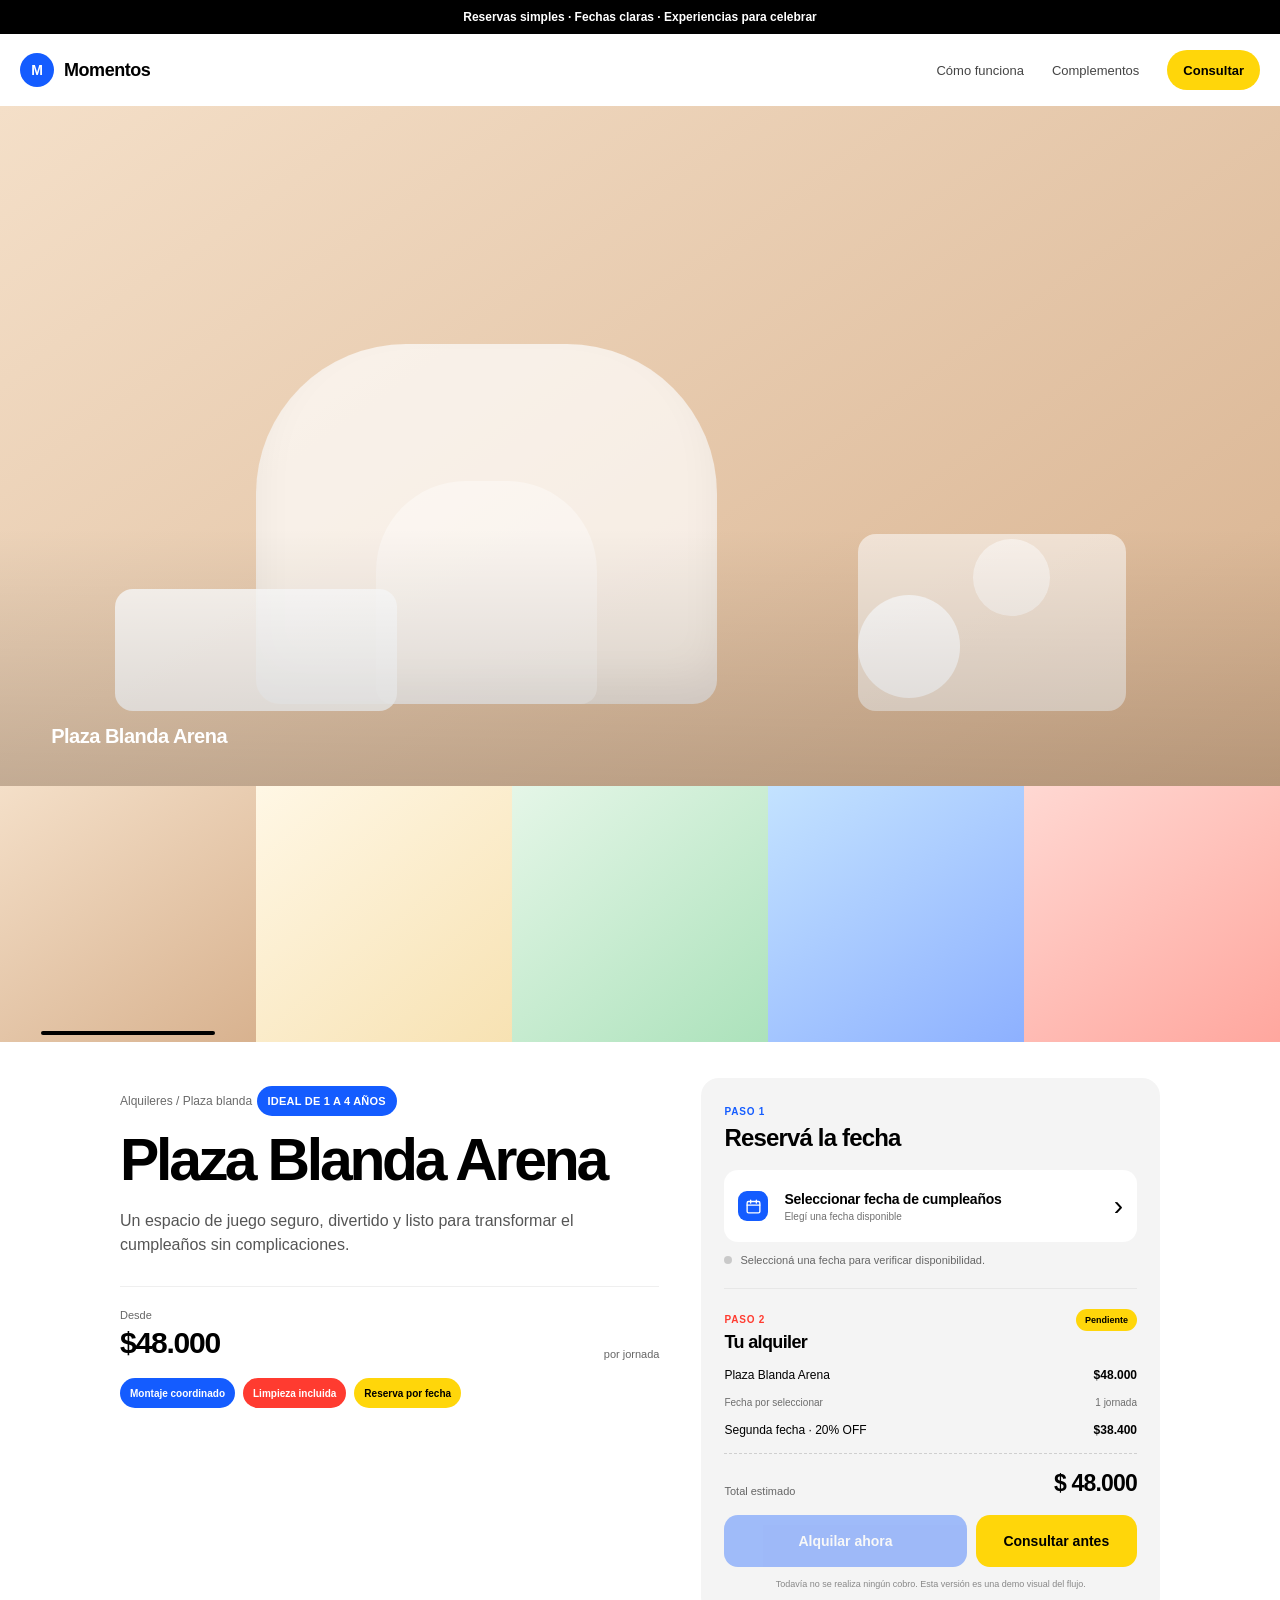
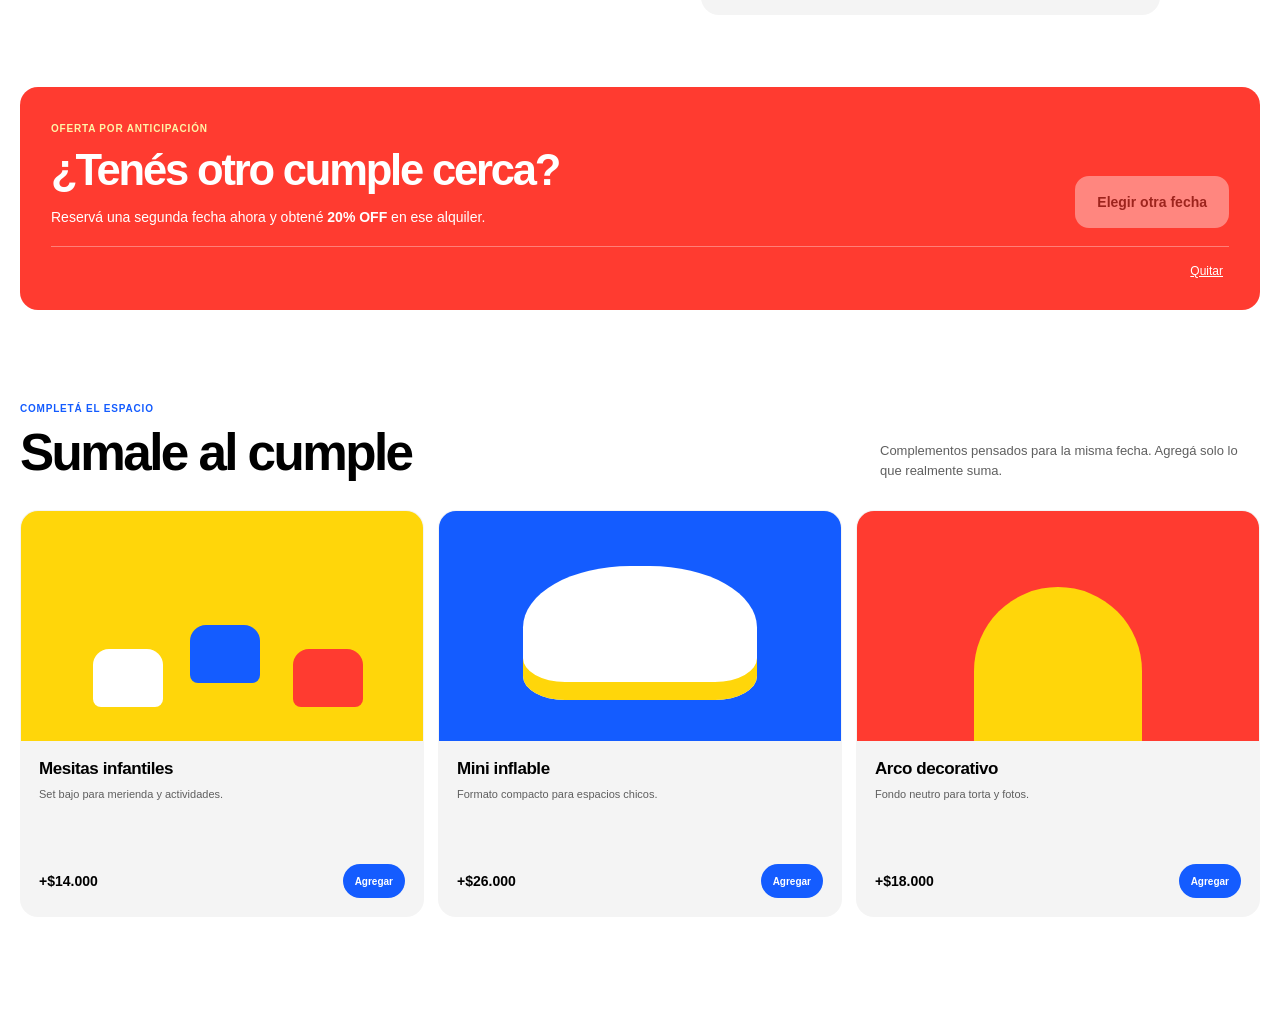
<file: alquiler.html>
<!doctype html>
<html lang="es-AR">
<head>
  <meta charset="utf-8">
  <meta name="viewport" content="width=device-width, initial-scale=1">
  <meta name="theme-color" content="#ffffff">
  <title>Alquileres · Storefront Lab</title>
  <link rel="stylesheet" href="assets/css/global.css">
  <link rel="stylesheet" href="assets/css/product.css">
  <link rel="stylesheet" href="assets/css/reservations.css">
</head>
<body>
  <div class="announcement">Reservas simples · Fechas claras · Experiencias para celebrar</div>

  <header class="site-header">
    <a class="brand" href="#" aria-label="Inicio">
      <span class="brand__mark">M</span>
      <span class="brand__text">Momentos</span>
    </a>
    <nav class="site-nav" aria-label="Principal">
      <a href="#experiencia">Cómo funciona</a>
      <a href="#complementos">Complementos</a>
      <button class="header-action" type="button" data-consult>Consultar</button>
    </nav>
  </header>

  <main>
    <section class="product-layout" id="experiencia">
      <div class="product-gallery" aria-label="Galería del producto">
        <div class="product-gallery__track" data-gallery-track>
          <article class="media" data-gallery-slide>
            <div class="media__scene media__scene--sand" role="img" aria-label="Vista conceptual de una plaza blanda beige">
              <div class="scene-arch"></div>
              <div class="scene-block scene-block--one"></div>
              <div class="scene-block scene-block--two"></div>
              <div class="scene-ball scene-ball--one"></div>
              <div class="scene-ball scene-ball--two"></div>
              <span class="media__caption">Plaza Blanda Arena</span>
            </div>
          </article>

          <article class="media" data-gallery-slide>
            <div class="media__scene media__scene--cream" role="img" aria-label="Detalle conceptual del set completo">
              <div class="scene-step"></div>
              <div class="scene-cylinder"></div>
              <span class="media__caption">Set completo</span>
            </div>
          </article>

          <article class="media" data-gallery-slide>
            <div class="media__scene media__scene--sage" role="img" aria-label="Detalle conceptual del montaje">
              <div class="scene-mat"></div>
              <div class="scene-ball scene-ball--three"></div>
              <div class="scene-ball scene-ball--four"></div>
              <span class="media__caption">Montaje incluido</span>
            </div>
          </article>

          <article class="media" data-gallery-slide>
            <div class="media__scene media__scene--blue" role="img" aria-label="Vista conceptual lateral de la plaza blanda">
              <div class="scene-arch"></div>
              <div class="scene-block scene-block--one"></div>
              <div class="scene-ball scene-ball--one"></div>
              <span class="media__caption">Vista lateral</span>
            </div>
          </article>

          <article class="media" data-gallery-slide>
            <div class="media__scene media__scene--coral" role="img" aria-label="Vista conceptual del espacio preparado para un cumpleaños">
              <div class="scene-step"></div>
              <div class="scene-cylinder"></div>
              <div class="scene-ball scene-ball--two"></div>
              <span class="media__caption">Lista para celebrar</span>
            </div>
          </article>
        </div>

        <div class="gallery-thumbs" aria-label="Elegir imagen">
          <button class="gallery-thumb is-active gallery-thumb--sand" type="button" data-gallery-thumb="0" aria-label="Ver imagen 1"></button>
          <button class="gallery-thumb gallery-thumb--cream" type="button" data-gallery-thumb="1" aria-label="Ver imagen 2"></button>
          <button class="gallery-thumb gallery-thumb--sage" type="button" data-gallery-thumb="2" aria-label="Ver imagen 3"></button>
          <button class="gallery-thumb gallery-thumb--blue" type="button" data-gallery-thumb="3" aria-label="Ver imagen 4"></button>
          <button class="gallery-thumb gallery-thumb--coral" type="button" data-gallery-thumb="4" aria-label="Ver imagen 5"></button>
        </div>
      </div>

      <div class="product-panel">
        <div class="product-intro">
          <a class="eyebrow-link" href="#">Alquileres / Plaza blanda</a>
          <div class="product-badge">IDEAL DE 1 A 4 AÑOS</div>
          <h1>Plaza Blanda Arena</h1>
          <p class="product-copy">Un espacio de juego seguro, divertido y listo para transformar el cumpleaños sin complicaciones.</p>

          <div class="price-row">
            <div>
              <span class="price-label">Desde</span>
              <strong class="product-price">$48.000</strong>
            </div>
            <span class="price-unit">por jornada</span>
          </div>

          <div class="micro-benefits" aria-label="Beneficios incluidos">
            <span class="benefit-chip benefit-chip--blue">Montaje coordinado</span>
            <span class="benefit-chip benefit-chip--red">Limpieza incluida</span>
            <span class="benefit-chip benefit-chip--yellow">Reserva por fecha</span>
          </div>
        </div>

        <section class="booking-card" aria-labelledby="booking-title">
          <div class="booking-heading">
            <div>
              <span class="step-label">PASO 1</span>
              <h2 id="booking-title">Reservá la fecha</h2>
            </div>
          </div>

          <button class="date-trigger" type="button" data-calendar-toggle aria-expanded="false" aria-controls="birthday-calendar">
            <span class="date-trigger__icon" aria-hidden="true">
              <svg viewBox="0 0 24 24" fill="none" stroke="currentColor" stroke-width="1.9" stroke-linecap="round" stroke-linejoin="round">
                <rect x="3" y="5" width="18" height="16" rx="2"></rect>
                <path d="M16 3v4M8 3v4M3 10h18"></path>
              </svg>
            </span>
            <span class="date-trigger__copy">
              <strong>Seleccionar fecha de cumpleaños</strong>
              <small data-date-trigger-copy>Elegí una fecha disponible</small>
            </span>
            <span class="date-trigger__chevron" aria-hidden="true">›</span>
          </button>

          <div class="calendar-shell" id="birthday-calendar" data-calendar-shell hidden>
            <div class="calendar" data-calendar>
              <div class="calendar__topbar">
                <button class="calendar__nav" type="button" data-prev-month aria-label="Mes anterior">←</button>
                <strong data-month-label></strong>
                <button class="calendar__nav" type="button" data-next-month aria-label="Mes siguiente">→</button>
              </div>
              <div class="calendar__weekdays" aria-hidden="true">
                <span>L</span><span>M</span><span>M</span><span>J</span><span>V</span><span>S</span><span>D</span>
              </div>
              <div class="calendar__grid" data-calendar-grid></div>
              <div class="calendar__legend">
                <span><i class="dot dot--available"></i>Disponible</span>
                <span><i class="dot dot--unavailable"></i>No disponible</span>
              </div>
            </div>
          </div>

          <div class="availability" data-availability aria-live="polite">
            <span class="availability__dot"></span>
            <span>Seleccioná una fecha para verificar disponibilidad.</span>
          </div>

          <div class="booking-summary">
            <div class="summary-heading">
              <div>
                <span class="step-label step-label--red">PASO 2</span>
                <h3>Tu alquiler</h3>
              </div>
              <span class="summary-status" data-summary-status>Pendiente</span>
            </div>

            <div class="summary-line">
              <span>Plaza Blanda Arena</span>
              <strong>$48.000</strong>
            </div>
            <div class="summary-line summary-line--muted">
              <span data-selected-date>Fecha por seleccionar</span>
              <span>1 jornada</span>
            </div>
            <div class="summary-line" data-second-date-row hidden>
              <span>Segunda fecha · 20% OFF</span>
              <strong>$38.400</strong>
            </div>
            <div class="summary-divider"></div>
            <div class="summary-total">
              <span>Total estimado</span>
              <strong data-total>$48.000</strong>
            </div>
          </div>

          <div class="booking-actions">
            <button class="button button--primary" type="button" data-rent disabled>Alquilar ahora</button>
            <button class="button button--secondary" type="button" data-consult>Consultar antes</button>
          </div>
          <p class="booking-note">Todavía no se realiza ningún cobro. Esta versión es una demo visual del flujo.</p>
        </section>
      </div>
    </section>

    <section class="offer-section">
      <article class="second-date-offer">
        <div class="offer-kicker">OFERTA POR ANTICIPACIÓN</div>
        <div class="offer-copy">
          <div>
            <h2>¿Tenés otro cumple cerca?</h2>
            <p>Reservá una segunda fecha ahora y obtené <strong>20% OFF</strong> en ese alquiler.</p>
          </div>
          <button class="button button--light" type="button" data-second-date disabled>Elegir otra fecha</button>
        </div>
        <div class="second-date-selection" data-second-date-selection hidden>
          <span data-second-date-copy></span>
          <button type="button" data-remove-second>Quitar</button>
        </div>
      </article>
    </section>

    <section class="addons-section" id="complementos">
      <div class="section-heading">
        <div>
          <span class="section-kicker">COMPLETÁ EL ESPACIO</span>
          <h2>Sumale al cumple</h2>
        </div>
        <p>Complementos pensados para la misma fecha. Agregá solo lo que realmente suma.</p>
      </div>

      <div class="addons-grid">
        <article class="addon-card" data-addon data-price="14000" data-name="Mesitas infantiles">
          <div class="addon-visual addon-visual--tables"><span></span><span></span><span></span></div>
          <div class="addon-body"><div><h3>Mesitas infantiles</h3><p>Set bajo para merienda y actividades.</p></div><div class="addon-footer"><strong>+$14.000</strong><button type="button" data-addon-toggle>Agregar</button></div></div>
        </article>
        <article class="addon-card" data-addon data-price="26000" data-name="Mini inflable">
          <div class="addon-visual addon-visual--inflatable"><span></span></div>
          <div class="addon-body"><div><h3>Mini inflable</h3><p>Formato compacto para espacios chicos.</p></div><div class="addon-footer"><strong>+$26.000</strong><button type="button" data-addon-toggle>Agregar</button></div></div>
        </article>
        <article class="addon-card" data-addon data-price="18000" data-name="Arco decorativo">
          <div class="addon-visual addon-visual--arch"><span></span></div>
          <div class="addon-body"><div><h3>Arco decorativo</h3><p>Fondo neutro para torta y fotos.</p></div><div class="addon-footer"><strong>+$18.000</strong><button type="button" data-addon-toggle>Agregar</button></div></div>
        </article>
      </div>
    </section>
  </main>

  <div class="mobile-sticky" data-mobile-sticky><div><span>Total estimado</span><strong data-mobile-total>$48.000</strong></div><button class="button button--primary" type="button" data-mobile-rent disabled>Alquilar ahora</button></div>
  <div class="toast" role="status" aria-live="polite" data-toast></div>
  <script src="assets/js/reservations.js"></script>
  <script src="assets/js/product.js"></script>
</body>
</html>
</file>
<file: assets/css/global.css>
:root {
  --bg: #ffffff;
  --surface: #ffffff;
  --surface-soft: #f4f4f4;
  --ink: #000000;
  --muted: #666666;
  --line: #e9e9e9;
  --blue: #145cff;
  --red: #ff3b30;
  --yellow: #ffd60a;
  --green: #18a957;
  --orange: #ff7a00;
  --radius-sm: 10px;
  --radius-md: 14px;
  --radius-lg: 18px;
  --content: 1320px;
}

* {
  box-sizing: border-box;
}

html {
  scroll-behavior: smooth;
}

body {
  margin: 0;
  background: var(--bg);
  color: var(--ink);
  font-family: -apple-system, BlinkMacSystemFont, "SF Pro Display", "SF Pro Text", "Segoe UI", Helvetica, Arial, sans-serif;
  -webkit-font-smoothing: antialiased;
  text-rendering: optimizeLegibility;
}

button,
a,
input,
select,
textarea {
  font: inherit;
}

button,
a {
  -webkit-tap-highlight-color: transparent;
}

a {
  color: inherit;
  text-decoration: none;
}

button {
  color: inherit;
}

.announcement {
  min-height: 34px;
  display: grid;
  place-items: center;
  padding: 7px 18px;
  background: #000;
  color: #fff;
  font-size: 12px;
  font-weight: 600;
  text-align: center;
}

.site-header {
  width: min(calc(100% - 40px), var(--content));
  min-height: 72px;
  margin: 0 auto;
  display: flex;
  align-items: center;
  justify-content: space-between;
}

.brand {
  display: inline-flex;
  align-items: center;
  gap: 10px;
  font-weight: 700;
}

.brand__mark {
  width: 34px;
  height: 34px;
  display: grid;
  place-items: center;
  border-radius: 50%;
  background: var(--blue);
  color: #fff;
  font-size: 14px;
}

.brand__text {
  font-size: 18px;
  letter-spacing: -0.025em;
}

.site-nav {
  display: flex;
  align-items: center;
  gap: 28px;
  color: #454545;
  font-size: 13px;
  font-weight: 500;
}

.site-nav a:hover {
  color: #000;
}

.header-action {
  min-height: 40px;
  padding: 0 16px;
  border: 0;
  border-radius: 999px;
  background: var(--yellow);
  color: #000;
  font-weight: 700;
  cursor: pointer;
}

.button {
  min-height: 52px;
  border-radius: 14px;
  border: 0;
  padding: 0 22px;
  display: inline-flex;
  align-items: center;
  justify-content: center;
  gap: 8px;
  font-size: 14px;
  font-weight: 700;
  cursor: pointer;
  transition: transform 140ms ease, opacity 140ms ease;
}

.button:not(:disabled):active {
  transform: translateY(1px);
}

.button:disabled {
  cursor: not-allowed;
  opacity: 0.38;
}

.button--primary {
  background: var(--blue);
  color: #fff;
}

.button--secondary {
  background: var(--yellow);
  color: #000;
}

.button--light {
  background: #fff;
  color: #000;
}

.step-label,
.section-kicker,
.offer-kicker {
  display: inline-block;
  color: var(--blue);
  font-size: 10px;
  font-weight: 800;
  letter-spacing: 0.08em;
}

.step-label--red {
  color: var(--red);
}

.toast {
  position: fixed;
  left: 50%;
  bottom: 26px;
  z-index: 50;
  transform: translate(-50%, 20px);
  max-width: min(420px, calc(100vw - 32px));
  padding: 12px 16px;
  border-radius: 999px;
  background: #000;
  color: #fff;
  font-size: 13px;
  text-align: center;
  opacity: 0;
  pointer-events: none;
  transition: 180ms ease;
}

.toast.is-visible {
  opacity: 1;
  transform: translate(-50%, 0);
}

.mobile-sticky {
  display: none;
}

@media (max-width: 820px) {
  .announcement {
    font-size: 11px;
  }

  .site-header {
    width: min(calc(100% - 28px), var(--content));
    min-height: 62px;
  }

  .site-nav a {
    display: none;
  }

  .site-nav {
    gap: 0;
  }

  .header-action {
    min-height: 36px;
    padding-inline: 14px;
    font-size: 12px;
  }

  .mobile-sticky {
    position: fixed;
    left: 0;
    right: 0;
    bottom: 0;
    z-index: 25;
    display: flex;
    align-items: center;
    justify-content: space-between;
    gap: 16px;
    padding: 12px 14px calc(12px + env(safe-area-inset-bottom));
    background: rgba(255, 255, 255, 0.97);
    border-top: 1px solid #ededed;
    backdrop-filter: blur(16px);
  }

  .mobile-sticky > div {
    display: grid;
    gap: 2px;
  }

  .mobile-sticky span {
    color: var(--muted);
    font-size: 10px;
  }

  .mobile-sticky strong {
    font-size: 18px;
  }

  .mobile-sticky .button {
    min-height: 46px;
    padding-inline: 18px;
  }

  body {
    padding-bottom: 78px;
  }
}
</file>
<file: assets/css/product.css>
.product-layout {
  width: 100%;
  margin: 0;
}

.product-gallery {
  width: 100%;
  background: #fff;
}

.product-gallery__track {
  width: 100%;
  display: flex;
  overflow-x: auto;
  scroll-snap-type: x mandatory;
  scrollbar-width: none;
  overscroll-behavior-inline: contain;
}

.product-gallery__track::-webkit-scrollbar {
  display: none;
}

.media {
  flex: 0 0 100%;
  height: min(68vw, 680px);
  min-height: 520px;
  scroll-snap-align: start;
  scroll-snap-stop: always;
}

.media__scene {
  position: relative;
  width: 100%;
  height: 100%;
  overflow: hidden;
  border-radius: 0;
  isolation: isolate;
}

.media__scene::after {
  content: "";
  position: absolute;
  inset: 0;
  pointer-events: none;
  background: linear-gradient(180deg, transparent 62%, rgba(0, 0, 0, 0.16));
}

.media__scene--sand {
  background: linear-gradient(145deg, #f4dfc8 0%, #d8b28f 100%);
}

.media__scene--cream {
  background: linear-gradient(140deg, #fff0cd 0%, #f0c76c 100%);
}

.media__scene--sage {
  background: linear-gradient(140deg, #cdeed2 0%, #5fc77c 100%);
}

.media__scene--blue {
  background: linear-gradient(145deg, #8cc8ff 0%, #2468ff 100%);
}

.media__scene--coral {
  background: linear-gradient(145deg, #ffb4a9 0%, #ff5545 100%);
}

.media__caption {
  position: absolute;
  left: clamp(18px, 4vw, 54px);
  bottom: clamp(18px, 3vw, 38px);
  z-index: 2;
  color: #fff;
  font-size: clamp(14px, 1.6vw, 20px);
  font-weight: 700;
  letter-spacing: -0.025em;
}

.scene-arch {
  position: absolute;
  width: 36%;
  height: 53%;
  left: 20%;
  bottom: 12%;
  border-radius: 150px 150px 24px 24px;
  background: rgba(255, 255, 255, 0.7);
  box-shadow: inset 0 -24px 42px rgba(0, 0, 0, 0.05);
}

.scene-arch::after {
  content: "";
  position: absolute;
  width: 48%;
  height: 62%;
  left: 26%;
  bottom: 0;
  border-radius: 90px 90px 16px 16px;
  background: rgba(255, 255, 255, 0.36);
}

.scene-block {
  position: absolute;
  bottom: 11%;
  border-radius: 18px;
  background: rgba(255, 255, 255, 0.82);
}

.scene-block--one {
  width: 22%;
  height: 18%;
  left: 9%;
}

.scene-block--two {
  width: 21%;
  height: 26%;
  right: 12%;
  background: rgba(255, 255, 255, 0.56);
}

.scene-ball {
  position: absolute;
  border-radius: 50%;
  background: rgba(255, 255, 255, 0.78);
}

.scene-ball--one {
  width: 8%;
  aspect-ratio: 1;
  right: 25%;
  bottom: 13%;
}

.scene-ball--two {
  width: 6%;
  aspect-ratio: 1;
  right: 18%;
  bottom: 25%;
  background: rgba(255, 255, 255, 0.5);
}

.scene-step {
  position: absolute;
  width: 42%;
  height: 22%;
  left: 17%;
  bottom: 18%;
  border-radius: 18px;
  background: rgba(255, 255, 255, 0.7);
  box-shadow: 48px -48px 0 rgba(255, 255, 255, 0.56), 96px -96px 0 rgba(255, 255, 255, 0.4);
}

.scene-cylinder {
  position: absolute;
  width: 17%;
  aspect-ratio: 0.9;
  right: 16%;
  bottom: 16%;
  border-radius: 48% 48% 22% 22%;
  background: rgba(255, 255, 255, 0.66);
}

.scene-mat {
  position: absolute;
  width: 64%;
  height: 22%;
  left: 18%;
  bottom: 16%;
  border-radius: 50%;
  background: rgba(255, 255, 255, 0.34);
}

.scene-ball--three,
.scene-ball--four {
  width: 19%;
  aspect-ratio: 1;
  bottom: 23%;
}

.scene-ball--three {
  left: 26%;
}

.scene-ball--four {
  right: 25%;
  background: rgba(255, 255, 255, 0.46);
}

.gallery-thumbs {
  width: 100%;
  display: grid;
  grid-template-columns: repeat(5, 1fr);
  gap: 0;
}

.gallery-thumb {
  position: relative;
  width: 100%;
  aspect-ratio: 1;
  padding: 0;
  border: 0;
  border-radius: 0;
  cursor: pointer;
  opacity: 0.52;
  transition: opacity 150ms ease, filter 150ms ease;
}

.gallery-thumb:hover,
.gallery-thumb.is-active {
  opacity: 1;
}

.gallery-thumb.is-active::after {
  content: "";
  position: absolute;
  left: 16%;
  right: 16%;
  bottom: 7px;
  height: 4px;
  border-radius: 999px;
  background: #000;
}

.gallery-thumb--sand { background: linear-gradient(145deg, #f4dfc8, #d8b28f); }
.gallery-thumb--cream { background: linear-gradient(140deg, #fff0cd, #f0c76c); }
.gallery-thumb--sage { background: linear-gradient(140deg, #cdeed2, #5fc77c); }
.gallery-thumb--blue { background: linear-gradient(145deg, #8cc8ff, #2468ff); }
.gallery-thumb--coral { background: linear-gradient(145deg, #ffb4a9, #ff5545); }

.product-panel {
  width: min(calc(100% - 40px), 1040px);
  margin: 36px auto 0;
  display: grid;
  grid-template-columns: minmax(0, 1fr) minmax(390px, 0.85fr);
  gap: 42px;
  align-items: start;
}

.product-intro {
  padding: 8px 0 0;
}

.eyebrow-link {
  display: inline-block;
  margin-bottom: 18px;
  color: #6b6b6b;
  font-size: 12px;
}

.product-badge {
  display: inline-flex;
  align-items: center;
  min-height: 30px;
  margin-bottom: 15px;
  padding: 0 11px;
  border-radius: 999px;
  background: var(--blue);
  color: #fff;
  font-size: 11px;
  font-weight: 800;
  letter-spacing: 0.02em;
}

.product-intro h1 {
  margin: 0;
  max-width: 650px;
  font-size: clamp(40px, 4.6vw, 62px);
  line-height: 0.98;
  letter-spacing: -0.055em;
  font-weight: 600;
}

.product-copy {
  max-width: 600px;
  margin: 20px 0 0;
  color: #555;
  font-size: 16px;
  line-height: 1.55;
}

.price-row {
  margin-top: 28px;
  padding-top: 22px;
  display: flex;
  align-items: end;
  justify-content: space-between;
  gap: 20px;
  border-top: 1px solid #efefef;
}

.price-row > div {
  display: grid;
  gap: 5px;
}

.price-label,
.price-unit {
  color: #666;
  font-size: 11px;
}

.product-price {
  font-size: 30px;
  letter-spacing: -0.04em;
}

.micro-benefits {
  margin-top: 18px;
  display: flex;
  flex-wrap: wrap;
  gap: 8px;
}

.benefit-chip {
  display: inline-flex;
  align-items: center;
  min-height: 30px;
  padding: 0 10px;
  border-radius: 999px;
  font-size: 10px;
  font-weight: 800;
}

.benefit-chip--blue {
  background: var(--blue);
  color: #fff;
}

.benefit-chip--red {
  background: var(--red);
  color: #fff;
}

.benefit-chip--yellow {
  background: var(--yellow);
  color: #000;
}

.booking-card {
  padding: 22px;
  border: 1px solid transparent;
  border-radius: var(--radius-lg);
  background: #f4f4f4;
}

.booking-heading,
.summary-heading {
  display: flex;
  align-items: start;
  justify-content: space-between;
  gap: 16px;
}

.booking-heading h2,
.summary-heading h3 {
  margin: 5px 0 0;
  letter-spacing: -0.035em;
}

.booking-heading h2 {
  font-size: 24px;
}

.date-trigger {
  width: 100%;
  min-height: 72px;
  margin-top: 18px;
  padding: 0 14px;
  display: grid;
  grid-template-columns: 34px 1fr 22px;
  align-items: center;
  gap: 12px;
  border: 0;
  border-radius: 14px;
  background: #fff;
  color: #000;
  text-align: left;
  cursor: pointer;
}

.date-trigger__icon {
  width: 30px;
  height: 30px;
  display: grid;
  place-items: center;
  border-radius: 9px;
  background: var(--blue);
  color: #fff;
}

.date-trigger__icon svg {
  width: 17px;
  height: 17px;
}

.date-trigger__copy {
  min-width: 0;
  display: grid;
  gap: 4px;
}

.date-trigger__copy strong {
  font-size: 14px;
  font-weight: 650;
  letter-spacing: -0.018em;
}

.date-trigger__copy small {
  color: #707070;
  font-size: 10px;
}

.date-trigger__chevron {
  justify-self: end;
  font-size: 28px;
  font-weight: 300;
  line-height: 1;
  transition: transform 160ms ease;
}

.date-trigger[aria-expanded="true"] .date-trigger__chevron {
  transform: rotate(90deg);
}

.calendar-shell[hidden] {
  display: none;
}

.calendar-shell {
  margin-top: 10px;
}

.calendar {
  padding: 14px;
  border-radius: 14px;
  background: #fff;
}

.calendar__topbar {
  min-height: 38px;
  display: grid;
  grid-template-columns: 36px 1fr 36px;
  align-items: center;
  gap: 8px;
  text-align: center;
}

.calendar__topbar strong {
  font-size: 13px;
  text-transform: capitalize;
}

.calendar__nav {
  width: 34px;
  height: 34px;
  border: 0;
  border-radius: 10px;
  background: #f2f2f2;
  cursor: pointer;
}

.calendar__weekdays,
.calendar__grid {
  display: grid;
  grid-template-columns: repeat(7, 1fr);
  gap: 5px;
}

.calendar__weekdays {
  margin: 8px 0 5px;
  color: #8a8a8a;
  font-size: 9px;
  font-weight: 800;
  text-align: center;
}

.calendar-day {
  position: relative;
  min-height: 42px;
  border: 0;
  border-radius: 10px;
  background: transparent;
  color: #000;
  font-size: 12px;
  font-weight: 650;
  cursor: pointer;
}

.calendar-day:not(.is-disabled):hover {
  background: #f0f4ff;
}

.calendar-day.is-outside {
  visibility: hidden;
}

.calendar-day.is-disabled {
  color: #bcbcbc;
  cursor: not-allowed;
  text-decoration: line-through;
}

.calendar-day.is-today::after {
  content: "";
  position: absolute;
  left: 50%;
  bottom: 5px;
  width: 4px;
  height: 4px;
  border-radius: 50%;
  background: var(--red);
  transform: translateX(-50%);
}

.calendar-day.is-selected {
  background: var(--blue);
  color: #fff;
}

.calendar-day.is-second {
  background: var(--red);
  color: #fff;
}

.calendar__legend {
  margin-top: 10px;
  padding-top: 10px;
  display: flex;
  gap: 18px;
  border-top: 1px solid #ededed;
  color: #666;
  font-size: 9px;
}

.calendar__legend span {
  display: inline-flex;
  align-items: center;
  gap: 5px;
}

.dot {
  width: 7px;
  height: 7px;
  border-radius: 50%;
}

.dot--available {
  background: var(--green);
}

.dot--unavailable {
  background: #c8c8c8;
}

.availability {
  margin-top: 12px;
  display: flex;
  align-items: center;
  gap: 8px;
  color: #666;
  font-size: 11px;
}

.availability__dot {
  width: 8px;
  height: 8px;
  flex: 0 0 8px;
  border-radius: 50%;
  background: #c9c9c9;
}

.availability.is-available {
  color: #087c3a;
  font-weight: 650;
}

.availability.is-available .availability__dot {
  background: var(--green);
}

.booking-summary {
  margin-top: 22px;
  padding-top: 20px;
  border-top: 1px solid #e7e7e7;
}

.summary-heading h3 {
  font-size: 18px;
}

.summary-status {
  padding: 6px 9px;
  border-radius: 999px;
  background: var(--yellow);
  color: #000;
  font-size: 9px;
  font-weight: 800;
}

.summary-status.is-ready {
  background: var(--green);
  color: #fff;
}

.summary-line,
.summary-total {
  display: flex;
  justify-content: space-between;
  gap: 18px;
}

.summary-line {
  margin-top: 15px;
  font-size: 12px;
}

.summary-line--muted {
  color: #6d6d6d;
  font-size: 10px;
}

.summary-divider {
  margin: 16px 0;
  border-top: 1px dashed #cfcfcf;
}

.summary-total {
  align-items: end;
}

.summary-total span {
  color: #666;
  font-size: 11px;
}

.summary-total strong {
  font-size: 23px;
  letter-spacing: -0.035em;
}

.booking-actions {
  margin-top: 18px;
  display: grid;
  grid-template-columns: 1.2fr 0.8fr;
  gap: 9px;
}

.booking-note {
  margin: 11px 0 0;
  color: #888;
  font-size: 9px;
  line-height: 1.5;
  text-align: center;
}

.offer-section,
.addons-section {
  width: min(calc(100% - 40px), var(--content));
  margin-inline: auto;
}

.offer-section {
  margin-top: 72px;
}

.second-date-offer {
  padding: 30px;
  border: 1px solid transparent;
  border-radius: var(--radius-lg);
  background: var(--red);
  color: #fff;
}

.offer-kicker {
  color: #fff4a8;
}

.offer-copy {
  margin-top: 10px;
  display: flex;
  align-items: end;
  justify-content: space-between;
  gap: 36px;
}

.offer-copy h2 {
  margin: 0;
  font-size: clamp(30px, 3.4vw, 48px);
  letter-spacing: -0.05em;
}

.offer-copy p {
  max-width: 620px;
  margin: 12px 0 0;
  color: #fff;
  font-size: 14px;
  line-height: 1.55;
}

.second-date-selection {
  margin-top: 18px;
  padding-top: 16px;
  display: flex;
  justify-content: space-between;
  border-top: 1px solid rgba(255, 255, 255, 0.35);
  font-size: 12px;
}

.second-date-selection button {
  border: 0;
  background: transparent;
  color: #fff;
  text-decoration: underline;
  cursor: pointer;
}

.addons-section {
  margin-top: 88px;
  padding-bottom: 110px;
}

.section-heading {
  display: flex;
  align-items: end;
  justify-content: space-between;
  gap: 40px;
}

.section-heading h2 {
  margin: 7px 0 0;
  font-size: clamp(34px, 4vw, 52px);
  letter-spacing: -0.05em;
}

.section-heading p {
  max-width: 380px;
  margin: 0;
  color: #5f5f5f;
  font-size: 13px;
  line-height: 1.6;
}

.addons-grid {
  margin-top: 28px;
  display: grid;
  grid-template-columns: repeat(3, 1fr);
  gap: 14px;
}

.addon-card {
  overflow: hidden;
  border: 1px solid transparent;
  border-radius: var(--radius-lg);
  background: #f4f4f4;
  transition: transform 160ms ease, background 160ms ease;
}

.addon-card.is-added {
  background: #eef4ff;
}

.addon-card:hover {
  transform: translateY(-2px);
}

.addon-visual {
  position: relative;
  min-height: 230px;
  overflow: hidden;
}

.addon-visual--tables {
  background: var(--yellow);
}

.addon-visual--tables span {
  position: absolute;
  bottom: 34px;
  width: 70px;
  height: 58px;
  border-radius: 16px 16px 8px 8px;
  background: #fff;
}

.addon-visual--tables span:nth-child(1) { left: 18%; }
.addon-visual--tables span:nth-child(2) { left: 42%; bottom: 58px; background: var(--blue); }
.addon-visual--tables span:nth-child(3) { right: 15%; background: var(--red); }

.addon-visual--inflatable {
  background: var(--blue);
}

.addon-visual--inflatable span {
  position: absolute;
  width: 58%;
  height: 58%;
  left: 21%;
  bottom: 18%;
  border-radius: 46% 46% 18% 18%;
  background: #fff;
  box-shadow: inset 0 -18px 0 var(--yellow);
}

.addon-visual--arch {
  background: var(--red);
}

.addon-visual--arch span {
  position: absolute;
  width: 42%;
  height: 67%;
  left: 29%;
  bottom: 0;
  border-radius: 90px 90px 0 0;
  background: var(--yellow);
}

.addon-body {
  min-height: 175px;
  padding: 18px;
  display: flex;
  flex-direction: column;
  justify-content: space-between;
  gap: 22px;
}

.addon-body h3 {
  margin: 0;
  font-size: 17px;
  letter-spacing: -0.025em;
}

.addon-body p {
  margin: 7px 0 0;
  color: #5f5f5f;
  font-size: 11px;
  line-height: 1.5;
}

.addon-footer {
  display: flex;
  align-items: center;
  justify-content: space-between;
  gap: 12px;
}

.addon-footer strong {
  font-size: 14px;
}

.addon-footer button {
  min-height: 34px;
  padding: 0 12px;
  border: 0;
  border-radius: 999px;
  background: var(--blue);
  color: #fff;
  font-size: 10px;
  font-weight: 750;
  cursor: pointer;
}

.addon-card.is-added .addon-footer button {
  background: var(--green);
  color: #fff;
}

@media (max-width: 980px) {
  .product-panel {
    grid-template-columns: 1fr;
    max-width: 760px;
  }
}

@media (max-width: 820px) {
  .media {
    height: auto;
    min-height: 0;
    aspect-ratio: 1 / 1;
  }

  .product-panel,
  .offer-section,
  .addons-section {
    width: min(calc(100% - 28px), var(--content));
  }

  .product-panel {
    margin-top: 26px;
    gap: 24px;
  }

  .product-intro h1 {
    font-size: 42px;
  }

  .product-copy {
    font-size: 14px;
  }

  .booking-card {
    padding: 16px;
    border-radius: 16px;
  }

  .calendar {
    padding: 10px;
  }

  .calendar-day {
    min-height: 40px;
  }

  .booking-actions {
    grid-template-columns: 1fr;
  }

  .offer-section {
    margin-top: 52px;
  }

  .second-date-offer {
    padding: 22px;
    border-radius: 16px;
  }

  .offer-copy {
    display: grid;
    gap: 24px;
  }

  .offer-copy .button {
    width: 100%;
  }

  .addons-section {
    margin-top: 60px;
    padding-bottom: 60px;
  }

  .section-heading {
    display: grid;
    gap: 14px;
  }

  .addons-grid {
    grid-template-columns: 1fr;
  }

  .addon-card {
    display: grid;
    grid-template-columns: 0.9fr 1.1fr;
  }

  .addon-visual,
  .addon-body {
    min-height: 210px;
  }
}

@media (max-width: 560px) {
  .gallery-thumb.is-active::after {
    left: 20%;
    right: 20%;
    bottom: 5px;
    height: 3px;
  }

  .product-intro h1 {
    font-size: 38px;
  }

  .micro-benefits {
    gap: 6px;
  }

  .date-trigger {
    min-height: 68px;
  }

  .calendar-day {
    min-height: 38px;
    border-radius: 9px;
  }

  .offer-copy h2,
  .section-heading h2 {
    font-size: 34px;
  }

  .addon-card {
    grid-template-columns: 1fr;
  }

  .addon-visual,
  .addon-body {
    min-height: 185px;
  }
}
</file>
<file: assets/css/reservations.css>
.header-tools {
  position: relative;
}

.zekere-reservation-trigger {
  position: relative;
}

.zekere-reservation-trigger.is-attention {
  background: #ffe2f1;
  color: #a92f6c;
}

.zekere-reservation-tooltip[hidden],
.zekere-date-modal[hidden],
.zekere-reservation-banner[hidden] {
  display: none !important;
}

.zekere-reservation-tooltip {
  position: absolute;
  top: 52px;
  right: 0;
  z-index: 120;
  width: min(286px, calc(100vw - 28px));
  padding: 15px 44px 15px 16px;
  border-radius: 22px;
  background: #ffe2f1;
  color: #7d2554;
  font-size: 13px;
  line-height: 1.35;
  font-weight: 620;
  letter-spacing: -0.01em;
}

.zekere-reservation-tooltip::before {
  content: "";
  position: absolute;
  top: -8px;
  right: 18px;
  width: 16px;
  height: 16px;
  border-radius: 4px 0 0 0;
  background: #ffe2f1;
  transform: rotate(45deg);
}

.zekere-reservation-tooltip__close {
  position: absolute;
  top: 8px;
  right: 8px;
  width: 32px;
  height: 32px;
  display: grid;
  place-items: center;
  border: 0;
  border-radius: 50%;
  background: rgba(255, 255, 255, 0.56);
  color: #7d2554;
  font-size: 18px;
  line-height: 1;
  cursor: pointer;
}

.zekere-reservation-banner {
  position: sticky;
  top: 12px;
  z-index: 100;
  width: min(calc(100% - 24px), 760px);
  min-height: 64px;
  margin: 12px auto 10px;
  padding: 9px 13px;
  display: grid;
  grid-template-columns: 40px minmax(0, 1fr) 24px;
  align-items: center;
  gap: 11px;
  border-radius: 28px;
  background: #e7e3ff;
  color: #34314d;
  text-decoration: none;
}

.zekere-reservation-banner__icon {
  width: 40px;
  height: 40px;
  display: grid;
  place-items: center;
  border-radius: 14px;
  background: rgba(255, 255, 255, 0.68);
  color: #5145a5;
}

.zekere-reservation-banner__icon svg {
  width: 20px;
  height: 20px;
}

.zekere-reservation-banner__copy {
  min-width: 0;
  display: grid;
  gap: 2px;
  line-height: 1.15;
}

.zekere-reservation-banner__copy strong,
.zekere-reservation-banner__copy small {
  min-width: 0;
  overflow: hidden;
  text-overflow: ellipsis;
  white-space: nowrap;
}

.zekere-reservation-banner__copy strong {
  font-size: 13px;
  font-weight: 680;
  letter-spacing: -0.012em;
}

.zekere-reservation-banner__copy small {
  color: #68647c;
  font-size: 11px;
  font-weight: 520;
}

.zekere-reservation-banner__arrow {
  justify-self: end;
  font-size: 27px;
  line-height: 1;
  font-weight: 330;
}

.zekere-date-modal {
  position: fixed;
  inset: 0;
  z-index: 200;
  padding: 18px;
  display: grid;
  place-items: center;
  background: rgba(32, 33, 36, 0.28);
  backdrop-filter: blur(5px);
}

.zekere-date-modal__panel {
  width: min(100%, 560px);
  max-height: min(86vh, 760px);
  overflow-y: auto;
  border-radius: 32px;
  background: #f5f5f6;
  color: #202124;
  overscroll-behavior: contain;
}

.zekere-date-modal__header {
  padding: 22px 22px 18px;
  display: flex;
  align-items: flex-start;
  justify-content: space-between;
  gap: 18px;
}

.zekere-date-modal__title {
  margin: 0;
  font-size: 24px;
  line-height: 1.1;
  font-weight: 610;
  letter-spacing: -0.035em;
}

.zekere-date-modal__subtitle {
  margin: 7px 0 0;
  color: #6b6f74;
  font-size: 13px;
  line-height: 1.4;
}

.zekere-date-modal__close {
  width: 38px;
  height: 38px;
  display: grid;
  place-items: center;
  flex: 0 0 auto;
  border: 0;
  border-radius: 50%;
  background: #fff;
  color: #3c4043;
  font-size: 20px;
  cursor: pointer;
}

.zekere-calendar {
  margin: 0 12px 12px;
  padding: 18px;
  border-radius: 28px;
  background: #fff;
}

.zekere-calendar__topbar {
  min-height: 46px;
  display: grid;
  grid-template-columns: 44px 1fr 44px;
  align-items: center;
  gap: 10px;
  text-align: center;
}

.zekere-calendar__topbar strong {
  font-size: 17px;
  font-weight: 620;
  letter-spacing: -0.025em;
  text-transform: capitalize;
}

.zekere-calendar__nav {
  width: 42px;
  height: 42px;
  display: grid;
  place-items: center;
  border: 0;
  border-radius: 14px;
  background: #f1f3f4;
  color: #202124;
  font-size: 22px;
  cursor: pointer;
}

.zekere-calendar__nav:disabled {
  opacity: 0.32;
  cursor: default;
}

.zekere-calendar__weekdays,
.zekere-calendar__grid {
  display: grid;
  grid-template-columns: repeat(7, minmax(0, 1fr));
  gap: 5px;
}

.zekere-calendar__weekdays {
  margin: 14px 0 8px;
  color: #81858a;
  font-size: 10px;
  font-weight: 700;
  text-align: center;
}

.zekere-calendar-day {
  position: relative;
  min-height: 46px;
  display: grid;
  place-items: center;
  border: 0;
  border-radius: 14px;
  background: transparent;
  color: #202124;
  font-size: 13px;
  font-weight: 620;
  cursor: pointer;
}

.zekere-calendar-day.is-outside {
  visibility: hidden;
}

.zekere-calendar-day.is-disabled {
  color: #c4c7c5;
  cursor: not-allowed;
  text-decoration: line-through;
}

.zekere-calendar-day.is-today::after {
  content: "";
  position: absolute;
  left: 50%;
  bottom: 5px;
  width: 5px;
  height: 5px;
  border-radius: 50%;
  background: #ff4d43;
  transform: translateX(-50%);
}

.zekere-calendar-day.is-selected {
  background: #145cff;
  color: #fff;
}

.zekere-calendar-day.is-selected::after {
  background: #fff;
}

.zekere-calendar__legend {
  margin-top: 14px;
  padding-top: 14px;
  display: flex;
  gap: 18px;
  border-top: 1px solid #eceff1;
  color: #666b70;
  font-size: 11px;
}

.zekere-calendar__legend span {
  display: inline-flex;
  align-items: center;
  gap: 6px;
}

.zekere-calendar__dot {
  width: 8px;
  height: 8px;
  border-radius: 50%;
}

.zekere-calendar__dot--available { background: #18a957; }
.zekere-calendar__dot--unavailable { background: #c8c9cb; }
body.has-zekere-modal { overflow: hidden; }

@media (max-width: 520px) {
  .zekere-reservation-banner {
    top: 10px;
    width: calc(100% - 20px);
    min-height: 60px;
    margin: 10px auto 9px;
    padding: 8px 10px;
    grid-template-columns: 38px minmax(0, 1fr) 20px;
    border-radius: 25px;
  }
  .zekere-reservation-banner__icon { width: 38px; height: 38px; border-radius: 13px; }
  .zekere-reservation-banner__copy strong { font-size: 12px; }
  .zekere-reservation-banner__copy small { font-size: 10.5px; }
  .zekere-date-modal { padding: 10px; align-items: end; }
  .zekere-date-modal__panel { max-height: 92vh; border-radius: 30px 30px 24px 24px; }
  .zekere-date-modal__header { padding: 20px 20px 16px; }
  .zekere-date-modal__title { font-size: 22px; }
  .zekere-calendar { margin: 0 8px 8px; padding: 14px; border-radius: 26px; }
  .zekere-calendar__topbar strong { font-size: 16px; }
  .zekere-calendar-day { min-height: 42px; font-size: 12px; }
  .zekere-reservation-tooltip { right: -2px; width: min(270px, calc(100vw - 24px)); }
}
</file>
